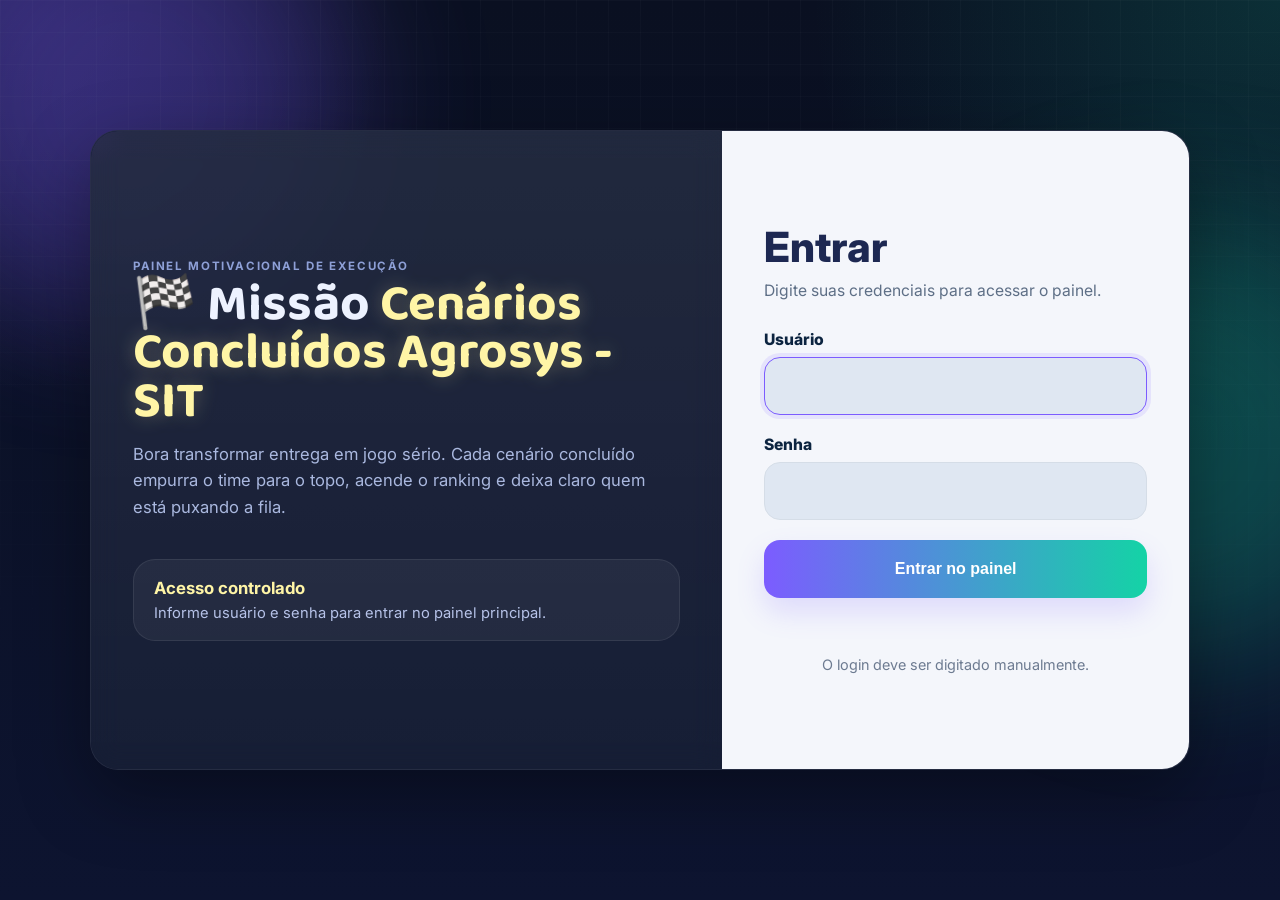
<file: login.html>
<!DOCTYPE html>
<html lang="pt-BR">
<head>
  <meta charset="UTF-8" />
  <meta http-equiv="Cache-Control" content="no-store, no-cache, must-revalidate, max-age=0" />
  <meta http-equiv="Pragma" content="no-cache" />
  <meta http-equiv="Expires" content="0" />
  <meta name="viewport" content="width=device-width, initial-scale=1.0" />
  <title>Login | Missão Cenários Concluídos Agrosys - SIT </title>

  <link rel="preconnect" href="https://fonts.googleapis.com">
  <link rel="preconnect" href="https://fonts.gstatic.com" crossorigin>
  <link href="https://fonts.googleapis.com/css2?family=Inter:wght@400;600;700;800&family=Baloo+2:wght@700;800&display=swap" rel="stylesheet">

  <style>
    :root {
      --bg: #0b1020;
      --card: #121a35;
      --line: rgba(255,255,255,.09);
      --text: #edf2ff;
      --muted: #aab8df;
      --accent: #7c5cff;
      --accent-2: #14d3a6;
      --danger: #ff6b7a;
      --shadow: 0 24px 70px rgba(0,0,0,.35);
      --radius: 24px;
    }

    * { box-sizing: border-box; }

    html, body {
      margin: 0;
      padding: 0;
      min-height: 100vh;
      font-family: 'Inter', system-ui, sans-serif;
      background:
        radial-gradient(circle at top left, rgba(124,92,255,.22), transparent 25%),
        radial-gradient(circle at top right, rgba(20,211,166,.16), transparent 30%),
        linear-gradient(180deg, #0a1021 0%, #0d1430 100%);
      color: var(--text);
    }

    body {
      display: flex;
      align-items: center;
      justify-content: center;
      padding: 24px;
      overflow-x: hidden;
    }

    .bg-grid {
      position: fixed;
      inset: 0;
      background-image:
        linear-gradient(rgba(255,255,255,.03) 1px, transparent 1px),
        linear-gradient(90deg, rgba(255,255,255,.03) 1px, transparent 1px);
      background-size: 32px 32px;
      mask-image: linear-gradient(180deg, rgba(0,0,0,.7), transparent 90%);
      pointer-events: none;
    }

    .bg-orb {
      position: fixed;
      width: 440px;
      height: 440px;
      border-radius: 50%;
      filter: blur(75px);
      opacity: .28;
      pointer-events: none;
    }

    .orb-1 { background: #7c5cff; top: -120px; left: -90px; }
    .orb-2 { background: #14d3a6; right: -120px; top: 220px; }

    .login-shell {
      width: min(1100px, 100%);
      min-height: 640px;
      display: grid;
      grid-template-columns: 1.15fr .85fr;
      background: rgba(17, 24, 48, 0.88);
      border: 1px solid var(--line);
      border-radius: 28px;
      overflow: hidden;
      box-shadow: var(--shadow);
      position: relative;
      z-index: 1;
    }

    .login-left {
      padding: 42px;
      background: linear-gradient(180deg, rgba(255,255,255,.08), rgba(255,255,255,.03));
      backdrop-filter: blur(14px);
      display: flex;
      flex-direction: column;
      justify-content: center;
    }

    .eyebrow {
      text-transform: uppercase;
      letter-spacing: .14em;
      font-size: .72rem;
      color: #8ea0d7;
      margin: 0 0 8px;
      font-weight: 700;
    }

    .login-left h1 {
      margin: 0;
      font-family: 'Baloo 2', cursive;
      font-size: clamp(2.2rem, 4vw, 4rem);
      line-height: .95;
    }

    .login-left h1 span {
      color: #fff5a6;
      text-shadow: 0 0 20px rgba(255,245,166,.28);
    }

    .hero-text {
      max-width: 680px;
      color: var(--muted);
      font-size: 1.04rem;
      margin-top: 14px;
      line-height: 1.6;
    }

    .info-box {
      margin-top: 22px;
      padding: 18px 20px;
      border-radius: 22px;
      background: rgba(255,255,255,.05);
      border: 1px solid rgba(255,255,255,.08);
      display: grid;
      gap: 6px;
      max-width: 620px;
    }

    .info-box strong {
      color: #fff5a6;
      font-size: 1.05rem;
    }

    .info-box small {
      color: #b6c2e8;
      font-size: .92rem;
    }

    .login-right {
      background: #f4f6fb;
      color: #1d2852;
      padding: 42px;
      display: flex;
      flex-direction: column;
      justify-content: center;
    }

    .login-right h2 {
      margin: 0 0 10px;
      font-size: 2.6rem;
      line-height: 1;
      font-weight: 800;
      color: #1d2852;
    }

    .login-subtitle {
      color: #5e6f86;
      margin-bottom: 28px;
      font-size: .98rem;
      line-height: 1.5;
    }

    .form-label {
      display: block;
      margin-bottom: 8px;
      font-weight: 800;
      font-size: .98rem;
      color: #0c2440;
    }

    .form-control {
      width: 100%;
      height: 58px;
      border-radius: 16px;
      border: 1px solid #d5dde7;
      background: #dfe7f2;
      font-size: 1rem;
      padding: 0 18px;
      outline: none;
      margin-bottom: 20px;
    }

    .form-control:focus {
      border-color: #7c5cff;
      box-shadow: 0 0 0 4px rgba(124,92,255,.12);
    }

    .btn-login {
      width: 100%;
      height: 58px;
      border: none;
      border-radius: 16px;
      background: linear-gradient(90deg, #7c5cff, #14d3a6);
      color: white;
      font-size: 1rem;
      font-weight: 800;
      cursor: pointer;
      box-shadow: 0 14px 28px rgba(124,92,255,.18);
    }

    .btn-login:hover {
      filter: brightness(1.05);
    }

    #erro {
      color: var(--danger);
      font-weight: 700;
      min-height: 24px;
      margin-top: 14px;
      text-align: center;
    }

    .login-foot {
      margin-top: 20px;
      color: #6d7b91;
      text-align: center;
      font-size: .9rem;
    }

    @media (max-width: 960px) {
      .login-shell {
        grid-template-columns: 1fr;
      }

      .login-left, .login-right {
        padding: 28px;
      }
    }
  </style>
</head>
<body>
  <div class="bg-orb orb-1"></div>
  <div class="bg-orb orb-2"></div>
  <div class="bg-grid"></div>

  <main class="login-shell">
    <section class="login-left">
      <p class="eyebrow">Painel motivacional de execução</p>
      <h1>🏁 Missão <span>Cenários Concluídos Agrosys - SIT</span></h1>
      <p class="hero-text">
        Bora transformar entrega em jogo sério. Cada cenário concluído empurra o time para o topo,
        acende o ranking e deixa claro quem está puxando a fila.
      </p>

      <div class="info-box">
        <strong>Acesso controlado</strong>
        <small>Informe usuário e senha para entrar no painel principal.</small>
      </div>
    </section>

    <section class="login-right">
      <h2>Entrar</h2>
      <div class="login-subtitle">
        Digite suas credenciais para acessar o painel.
      </div>

      <form id="formLogin" autocomplete="off">
        <label for="user" class="form-label">Usuário</label>
        <input
          id="user"
          name="login_usuario_manual"
          type="text"
          class="form-control"
          autocomplete="off"
          autocapitalize="off"
          autocorrect="off"
          spellcheck="false"
          value=""
        >

        <label for="pass" class="form-label">Senha</label>
        <input
          id="pass"
          name="login_senha_manual"
          type="password"
          class="form-control"
          autocomplete="new-password"
          autocapitalize="off"
          autocorrect="off"
          spellcheck="false"
          value=""
        >

        <button type="submit" class="btn-login">Entrar no painel</button>
        <div id="erro"></div>
      </form>

      <div class="login-foot">
        O login deve ser digitado manualmente.
      </div>
    </section>
  </main>

  <script src="auth.js"></script>
  <script>
    limparSessao();

    window.addEventListener("load", function () {
      const campoUser = document.getElementById("user");
      const campoPass = document.getElementById("pass");

      campoUser.value = "";
      campoPass.value = "";

      setTimeout(function () {
        campoUser.value = "";
        campoPass.value = "";
        campoUser.focus();
      }, 50);
    });

    document.getElementById("formLogin").addEventListener("submit", function (e) {
      e.preventDefault();

      const u = document.getElementById("user").value.trim();
      const p = document.getElementById("pass").value.trim();
      const erro = document.getElementById("erro");

      const resultado = fazerLogin(u, p);

      if (resultado.sucesso) {
        window.location.href = "index.html";
        return;
      }

      if (resultado.erro === "usuario") {
        erro.innerText = "Usuário não encontrado";
        document.getElementById("user").focus();
      } else if (resultado.erro === "senha") {
        erro.innerText = "Senha incorreta";
        document.getElementById("pass").value = "";
        document.getElementById("pass").focus();
      } else {
        erro.innerText = "Falha no login";
      }
    });
  </script>
</body>
</html>
</file>
